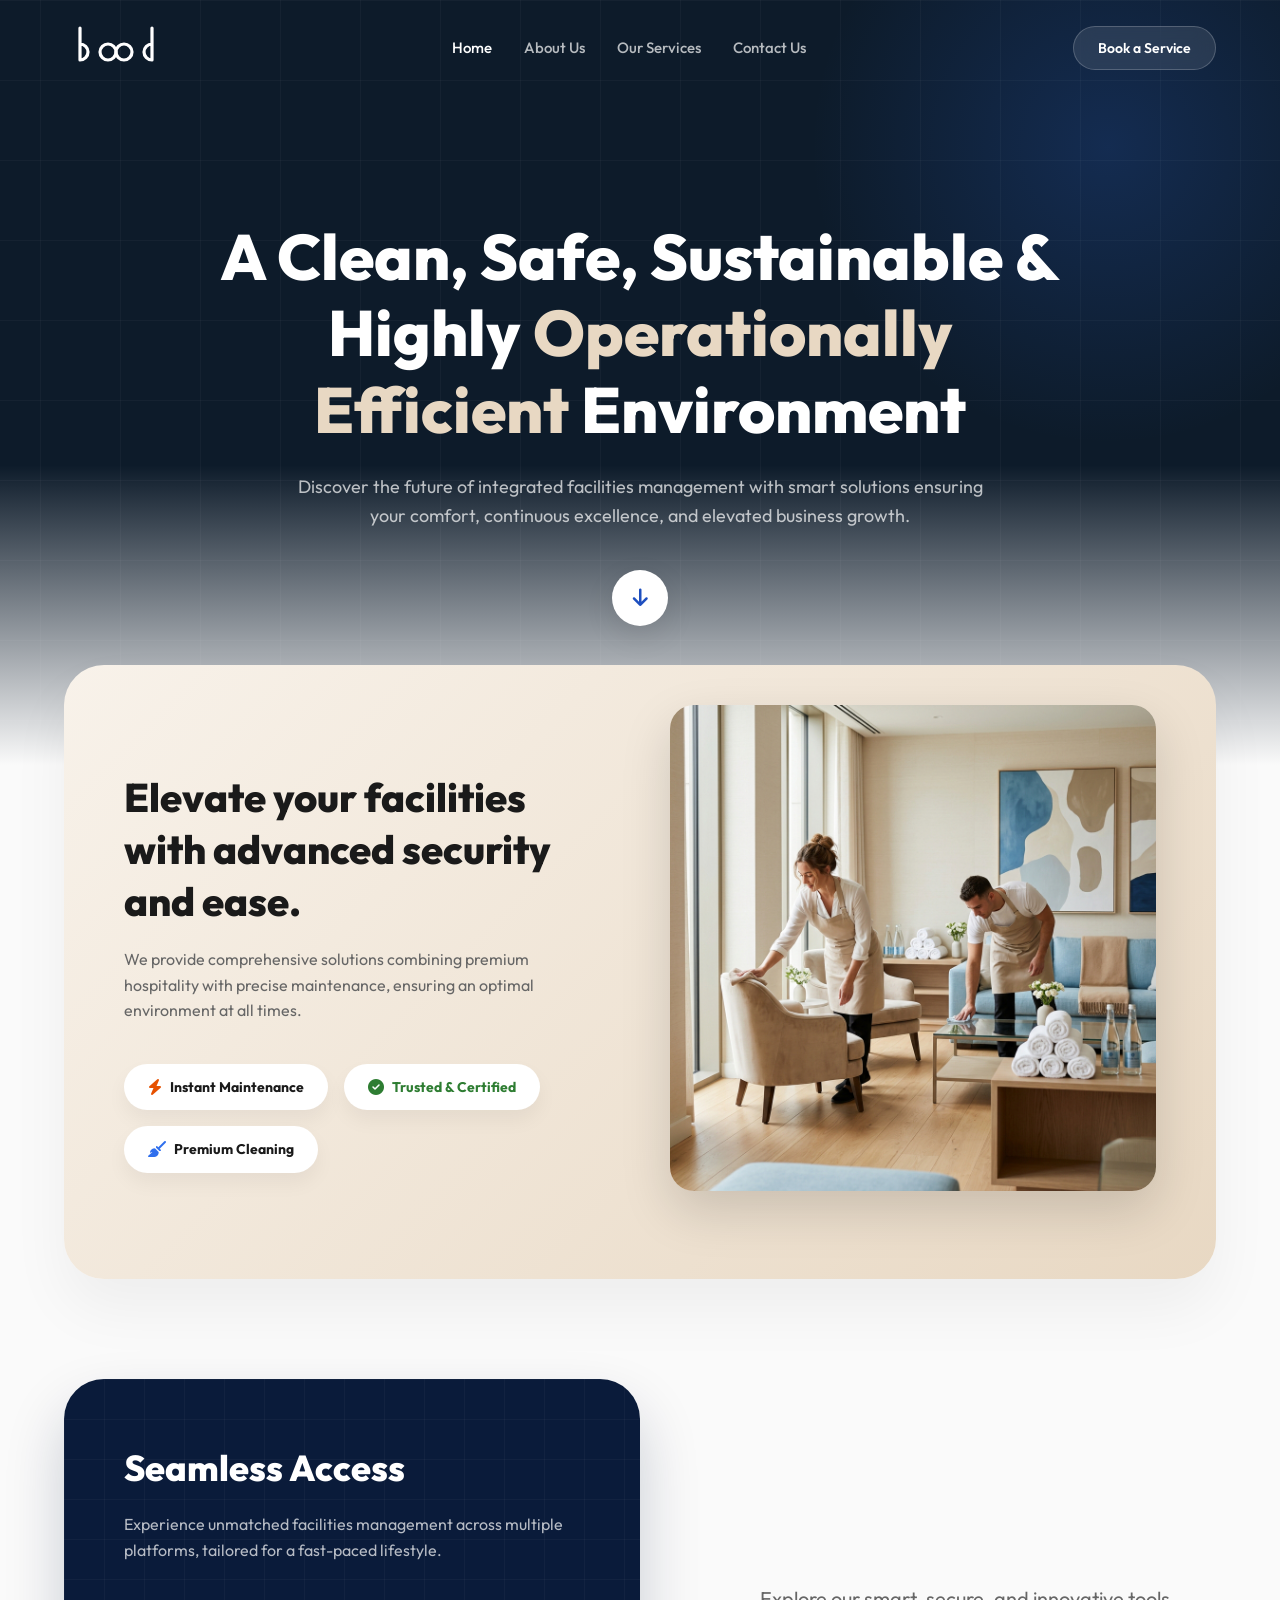
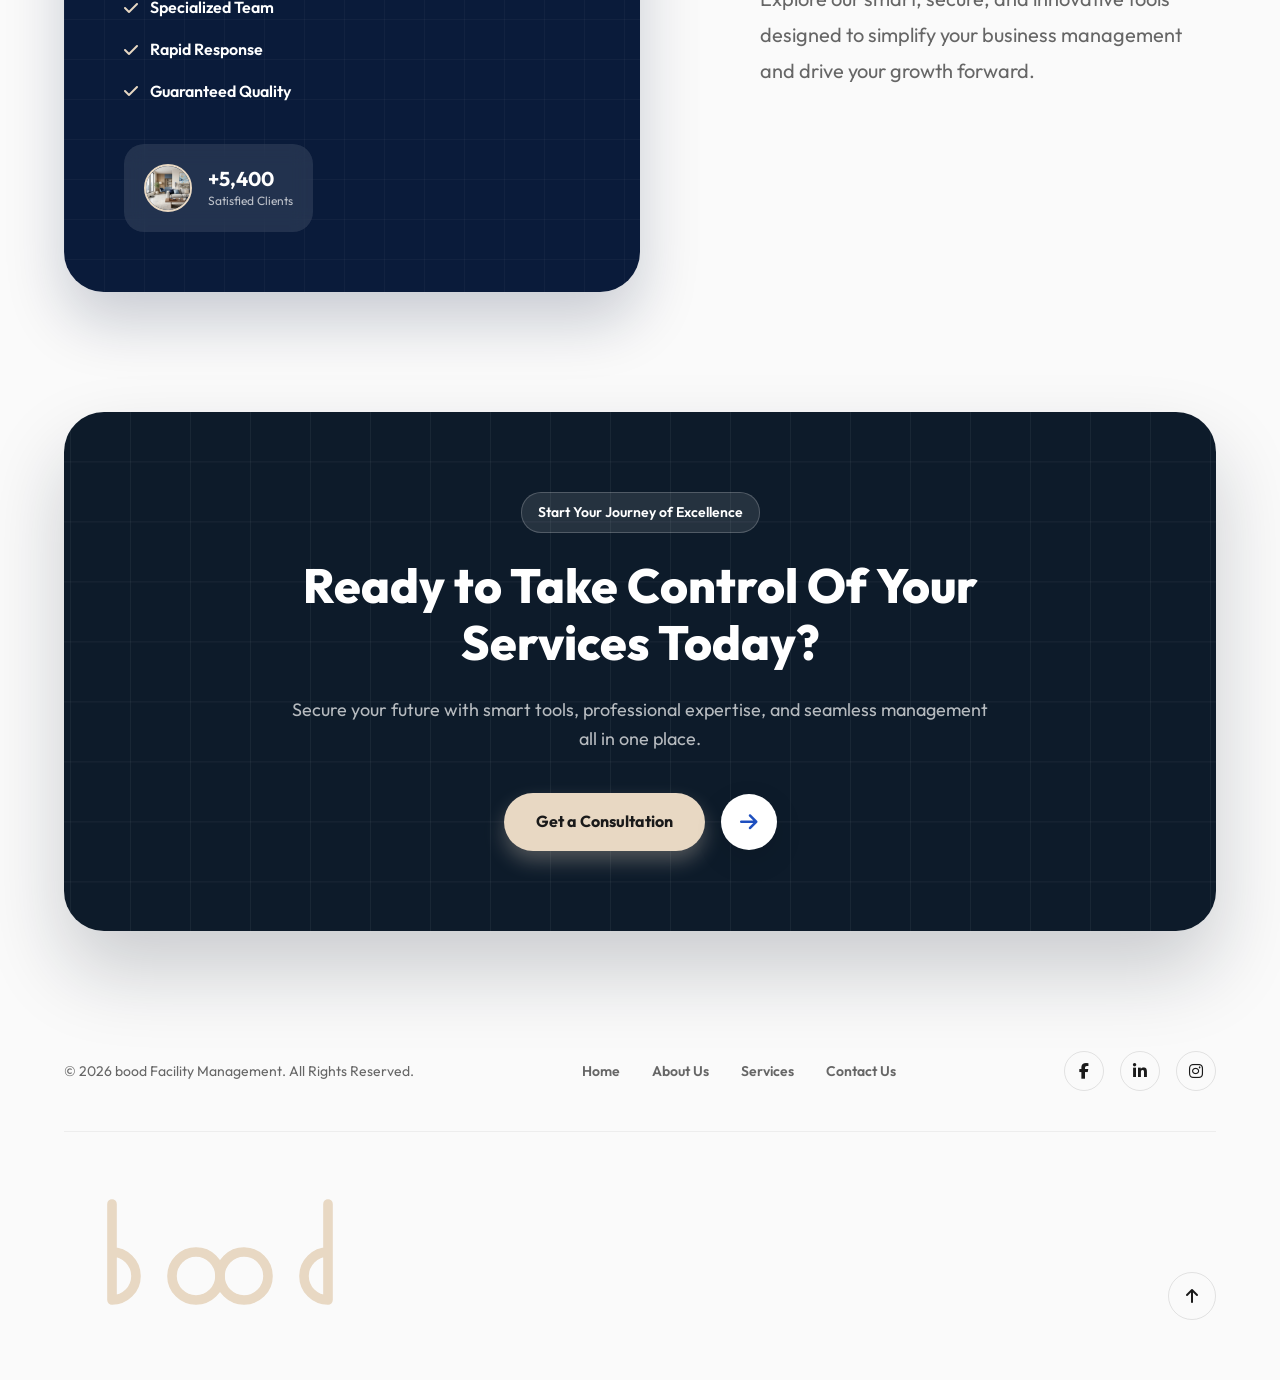
<file: index.html>
<!DOCTYPE html>
<html lang="en">
<head>
    <meta charset="UTF-8">
    <meta name="viewport" content="width=device-width, initial-scale=1.0">
    <title>bood - Integrated Facilities Management</title>
    <meta name="description" content="A Clean, Safe, Sustainable, & Highly Operationally Efficient Environment.">
    <link rel="stylesheet" href="style.css">
    <link rel="stylesheet" href="https://cdnjs.cloudflare.com/ajax/libs/font-awesome/6.4.0/css/all.min.css">
</head>
<body>

    <!-- Navbar -->
    <nav class="navbar">
        <div class="container nav-container">
            <a href="index.html" class="logo">
                <svg viewBox="0 0 150 50" fill="none" xmlns="http://www.w3.org/2000/svg">
                    <path d="M20 5 L20 45 M20 25 A 10 10 0 1 1 20 45" stroke="currentColor" stroke-width="4" stroke-linecap="round" fill="none"/>
                    <circle cx="55" cy="35" r="10" stroke="currentColor" stroke-width="4" fill="none" />
                    <circle cx="75" cy="35" r="10" stroke="currentColor" stroke-width="4" fill="none" />
                    <path d="M110 5 L110 45 M110 45 A 10 10 0 1 1 110 25" stroke="currentColor" stroke-width="4" stroke-linecap="round" fill="none"/>
                </svg>
            </a>
            <ul class="nav-links">
                <li><a href="index.html" class="active">Home</a></li>
                <li><a href="about.html">About Us</a></li>
                <li><a href="services.html">Our Services</a></li>
                <li><a href="contact.html">Contact Us</a></li>
            </ul>
            <a href="contact.html" class="btn-primary">Book a Service</a>
        </div>
    </nav>

    <!-- Hero Section -->
    <section class="hero">
        <div class="grid-bg"></div>
        <div class="container hero-content">
            <h1>A Clean, Safe, Sustainable & <br> Highly <span>Operationally Efficient</span> Environment</h1>
            <p>Discover the future of integrated facilities management with smart solutions ensuring your comfort, continuous excellence, and elevated business growth.</p>
            <div class="hero-actions">
                <a href="#features" class="icon-btn"><i class="fa-solid fa-arrow-down"></i></a>
            </div>
        </div>
        <div class="fade-bottom"></div>
    </section>

    <!-- Feature 1 (Beige Card) -->
    <section id="features" class="feature-section container">
        <div class="feature-card beige-card">
            <div class="feature-text">
                <h2>Elevate your facilities with advanced security and ease.</h2>
                <p>We provide comprehensive solutions combining premium hospitality with precise maintenance, ensuring an optimal environment at all times.</p>
                <div class="badges">
                    <span class="badge"><i class="fa-solid fa-bolt"></i> Instant Maintenance</span>
                    <span class="badge badge-green"><i class="fa-solid fa-check-circle"></i> Trusted & Certified</span>
                    <span class="badge"><i class="fa-solid fa-broom"></i> Premium Cleaning</span>
                </div>
            </div>
            <div class="feature-image-wrapper">
                <img src="assets/hospitality.png" alt="Hospitality Services" class="feature-image">
            </div>
        </div>
    </section>

    <!-- Feature 2 (Blue Card) -->
    <section class="feature-split container">
        <div class="feature-card blue-card">
            <h2>Seamless Access</h2>
            <p>Experience unmatched facilities management across multiple platforms, tailored for a fast-paced lifestyle.</p>
            <ul class="check-list">
                <li><i class="fa-solid fa-check"></i> Specialized Team</li>
                <li><i class="fa-solid fa-check"></i> Rapid Response</li>
                <li><i class="fa-solid fa-check"></i> Guaranteed Quality</li>
            </ul>
            <div class="stats">
                <div class="stat-item">
                    <img src="assets/maintenance.png" alt="Avatar" class="avatar">
                    <div class="stat-text">
                        <strong>+5,400</strong>
                        <span>Satisfied Clients</span>
                    </div>
                </div>
            </div>
        </div>
        <div class="feature-side-text">
            <p>Explore our smart, secure, and innovative tools designed to simplify your business management and drive your growth forward.</p>
        </div>
    </section>

    <!-- CTA Section -->
    <section class="cta-section container">
        <div class="cta-card">
            <div class="grid-bg-cta"></div>
            <div class="cta-content">
                <span class="cta-badge">Start Your Journey of Excellence</span>
                <h2>Ready to Take Control Of Your Services Today?</h2>
                <p>Secure your future with smart tools, professional expertise, and seamless management all in one place.</p>
                <div class="cta-actions">
                    <a href="contact.html" class="btn-beige">Get a Consultation</a>
                    <a href="contact.html" class="icon-btn white-btn"><i class="fa-solid fa-arrow-right"></i></a>
                </div>
            </div>
        </div>
    </section>

    <!-- Footer -->
    <footer class="footer container">
        <div class="footer-top">
            <p class="copyright">© 2026 bood Facility Management. All Rights Reserved.</p>
            <ul class="footer-links">
                <li><a href="index.html">Home</a></li>
                <li><a href="about.html">About Us</a></li>
                <li><a href="services.html">Services</a></li>
                <li><a href="contact.html">Contact Us</a></li>
            </ul>
            <div class="social-icons">
                <a href="#"><i class="fa-brands fa-facebook-f"></i></a>
                <a href="#"><i class="fa-brands fa-linkedin-in"></i></a>
                <a href="#"><i class="fa-brands fa-instagram"></i></a>
            </div>
        </div>
        <div class="footer-logo">
            <a href="index.html">
                <svg viewBox="0 0 150 50" fill="none" xmlns="http://www.w3.org/2000/svg">
                    <path d="M20 5 L20 45 M20 25 A 10 10 0 1 1 20 45" stroke="currentColor" stroke-width="4" stroke-linecap="round" fill="none"/>
                    <circle cx="55" cy="35" r="10" stroke="currentColor" stroke-width="4" fill="none" />
                    <circle cx="75" cy="35" r="10" stroke="currentColor" stroke-width="4" fill="none" />
                    <path d="M110 5 L110 45 M110 45 A 10 10 0 1 1 110 25" stroke="currentColor" stroke-width="4" stroke-linecap="round" fill="none"/>
                </svg>
            </a>
            <a href="#" class="scroll-top"><i class="fa-solid fa-arrow-up"></i></a>
        </div>
    </footer>

    <script src="script.js"></script>
</body>
</html>
</file>
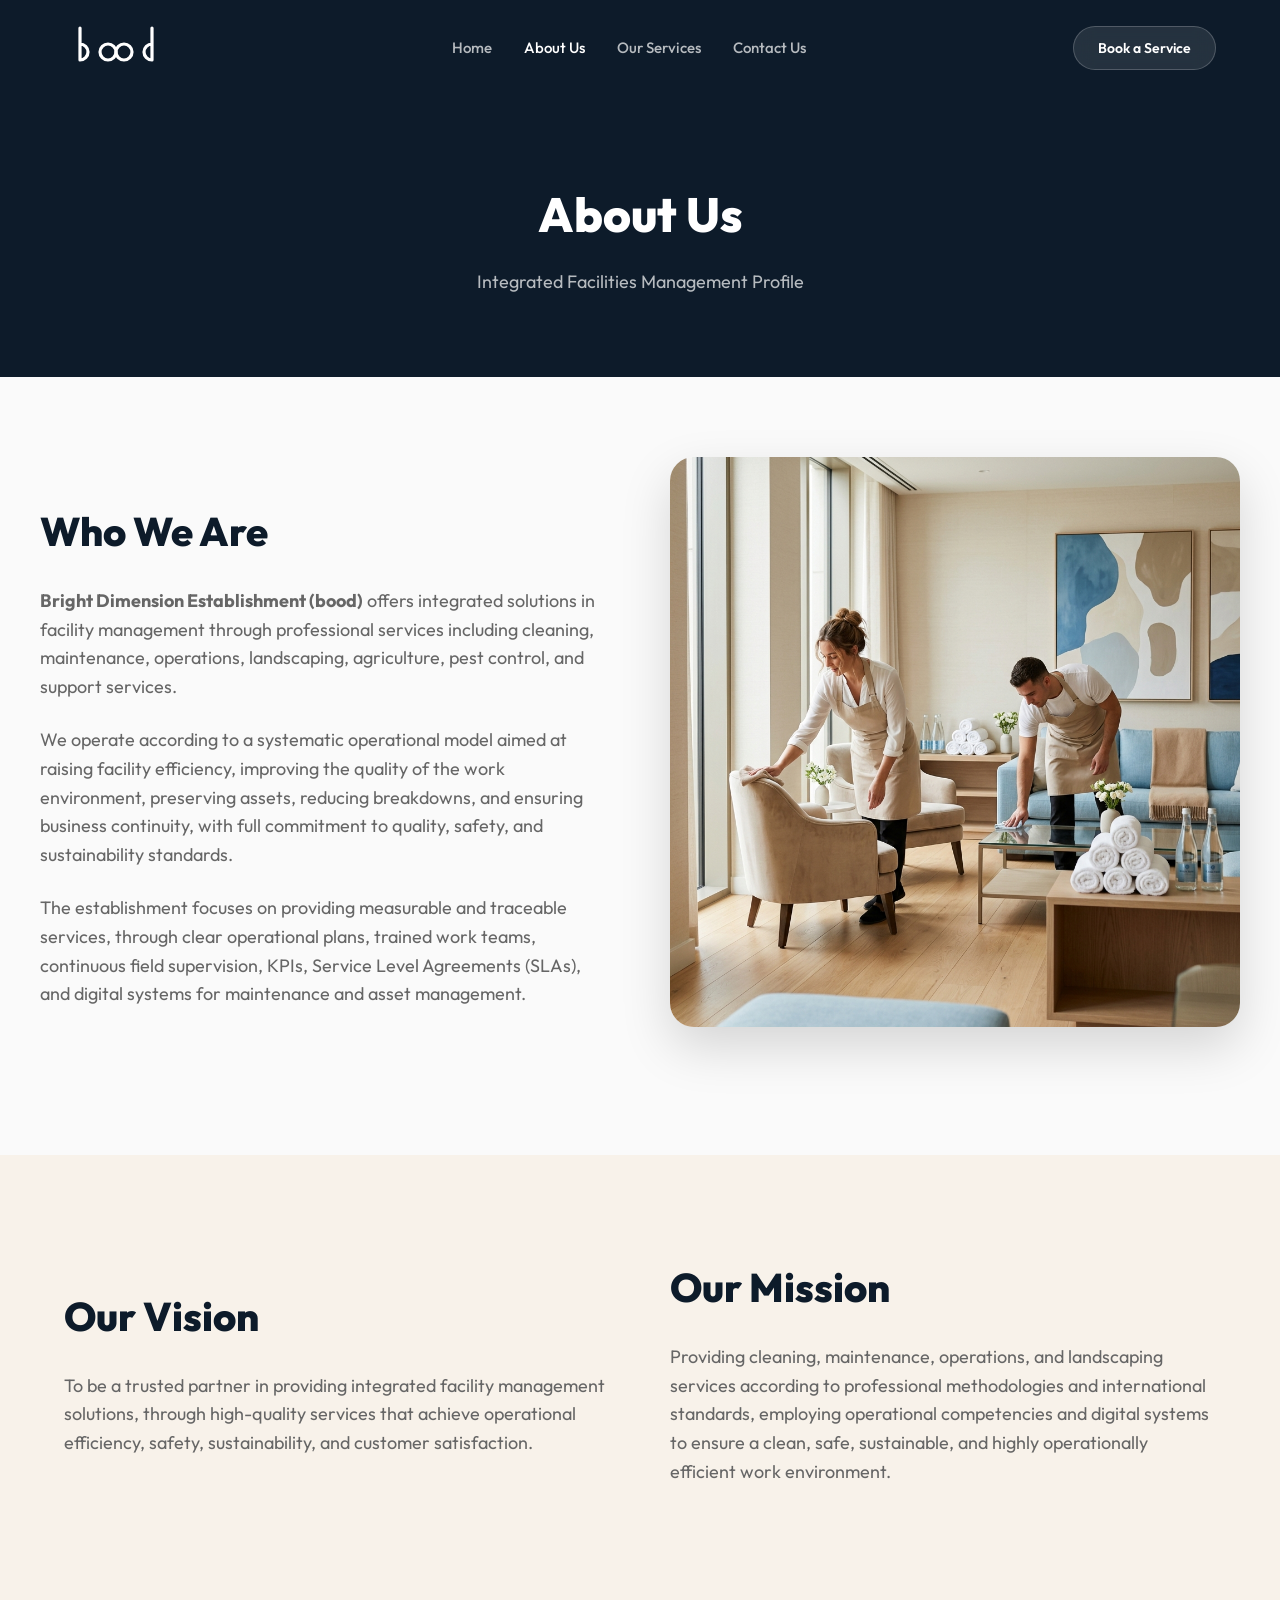
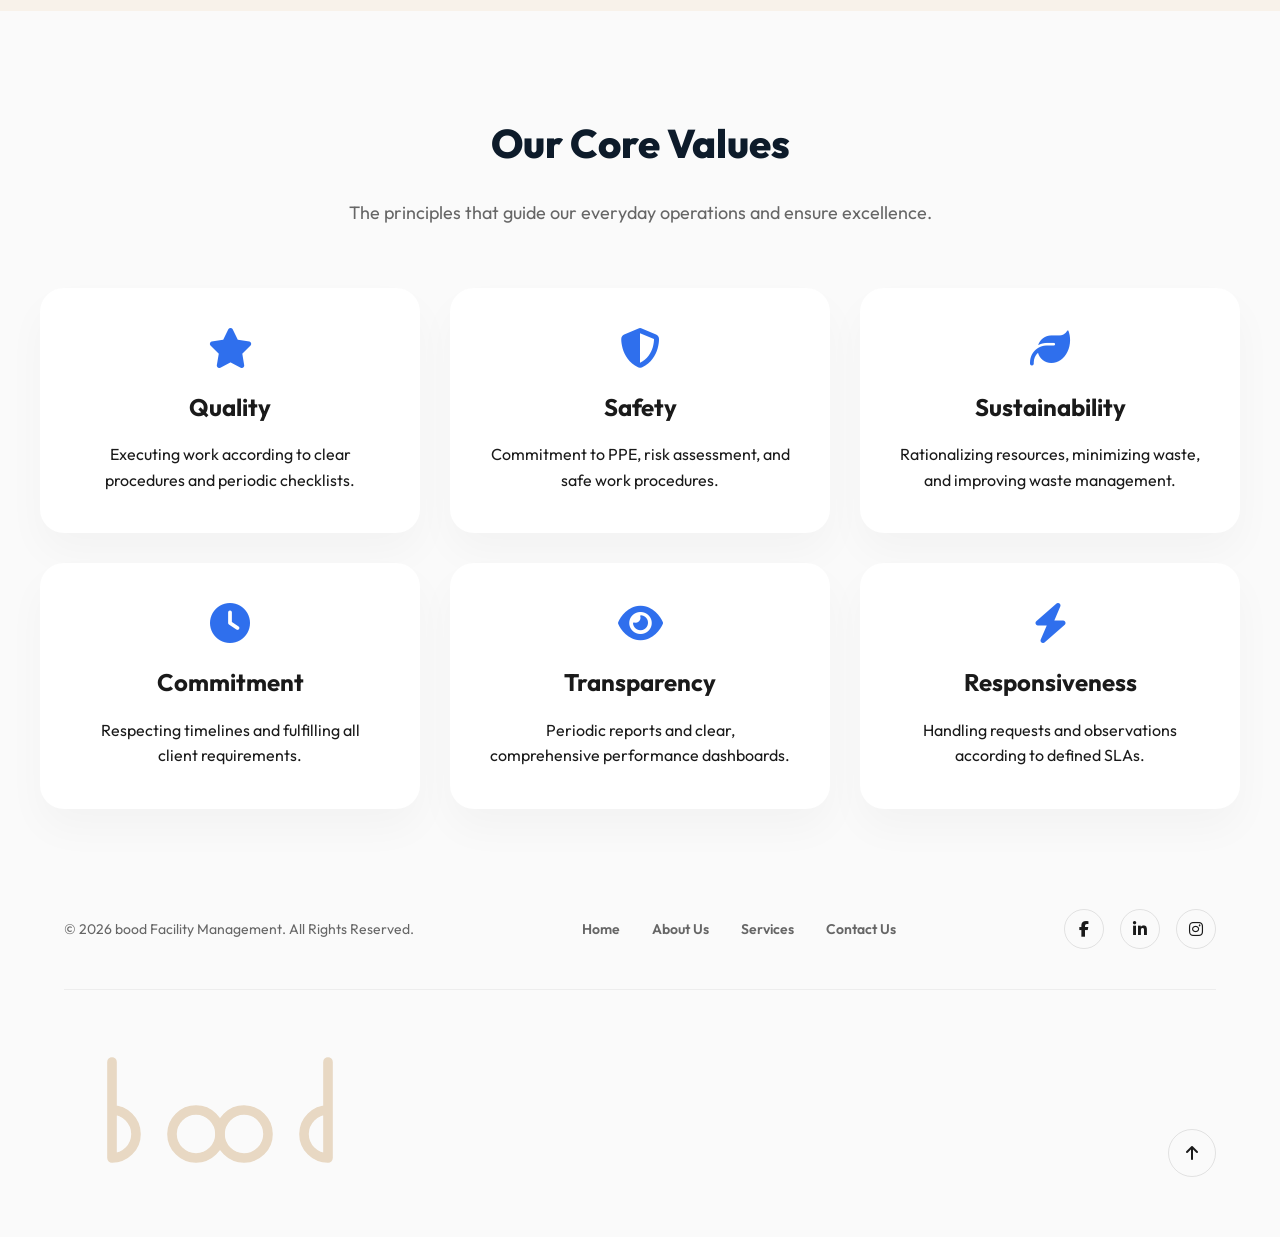
<file: about.html>
<!DOCTYPE html>
<html lang="en">
<head>
    <meta charset="UTF-8">
    <meta name="viewport" content="width=device-width, initial-scale=1.0">
    <title>About Us - bood Facility Management</title>
    <meta name="description" content="Learn about bood - Bright Dimension Facility Management.">
    <link rel="stylesheet" href="style.css">
    <link rel="stylesheet" href="https://cdnjs.cloudflare.com/ajax/libs/font-awesome/6.4.0/css/all.min.css">
</head>
<body>

    <!-- Navbar -->
    <nav class="navbar dark-nav">
        <div class="container nav-container">
            <a href="index.html" class="logo">
                <svg viewBox="0 0 150 50" fill="none" xmlns="http://www.w3.org/2000/svg">
                    <path d="M20 5 L20 45 M20 25 A 10 10 0 1 1 20 45" stroke="currentColor" stroke-width="4" stroke-linecap="round" fill="none"/>
                    <circle cx="55" cy="35" r="10" stroke="currentColor" stroke-width="4" fill="none" />
                    <circle cx="75" cy="35" r="10" stroke="currentColor" stroke-width="4" fill="none" />
                    <path d="M110 5 L110 45 M110 45 A 10 10 0 1 1 110 25" stroke="currentColor" stroke-width="4" stroke-linecap="round" fill="none"/>
                </svg>
            </a>
            <ul class="nav-links">
                <li><a href="index.html">Home</a></li>
                <li><a href="about.html" class="active">About Us</a></li>
                <li><a href="services.html">Our Services</a></li>
                <li><a href="contact.html">Contact Us</a></li>
            </ul>
            <a href="contact.html" class="btn-primary">Book a Service</a>
        </div>
    </nav>

    <!-- Page Header -->
    <header class="page-header">
        <div class="container">
            <h1>About Us</h1>
            <p>Integrated Facilities Management Profile</p>
        </div>
    </header>

    <!-- About Section -->
    <section class="section-padding container">
        <div class="grid-2">
            <div class="text-content">
                <h2>Who We Are</h2>
                <p><strong>Bright Dimension Establishment (bood)</strong> offers integrated solutions in facility management through professional services including cleaning, maintenance, operations, landscaping, agriculture, pest control, and support services.</p>
                <p>We operate according to a systematic operational model aimed at raising facility efficiency, improving the quality of the work environment, preserving assets, reducing breakdowns, and ensuring business continuity, with full commitment to quality, safety, and sustainability standards.</p>
                <p>The establishment focuses on providing measurable and traceable services, through clear operational plans, trained work teams, continuous field supervision, KPIs, Service Level Agreements (SLAs), and digital systems for maintenance and asset management.</p>
            </div>
            <div class="feature-image-wrapper">
                <img src="assets/hospitality.png" alt="About bood" class="feature-image">
            </div>
        </div>
    </section>

    <!-- Vision & Mission -->
    <section class="section-padding" style="background-color: var(--beige-100);">
        <div class="container grid-2">
            <div class="text-content">
                <h2>Our Vision</h2>
                <p>To be a trusted partner in providing integrated facility management solutions, through high-quality services that achieve operational efficiency, safety, sustainability, and customer satisfaction.</p>
            </div>
            <div class="text-content">
                <h2>Our Mission</h2>
                <p>Providing cleaning, maintenance, operations, and landscaping services according to professional methodologies and international standards, employing operational competencies and digital systems to ensure a clean, safe, sustainable, and highly operationally efficient work environment.</p>
            </div>
        </div>
    </section>

    <!-- Core Values -->
    <section class="section-padding container">
        <div class="text-content" style="text-align: center;">
            <h2>Our Core Values</h2>
            <p>The principles that guide our everyday operations and ensure excellence.</p>
        </div>
        <div class="values-grid">
            <div class="value-card">
                <i class="fa-solid fa-star"></i>
                <h3>Quality</h3>
                <p>Executing work according to clear procedures and periodic checklists.</p>
            </div>
            <div class="value-card">
                <i class="fa-solid fa-shield-halved"></i>
                <h3>Safety</h3>
                <p>Commitment to PPE, risk assessment, and safe work procedures.</p>
            </div>
            <div class="value-card">
                <i class="fa-solid fa-leaf"></i>
                <h3>Sustainability</h3>
                <p>Rationalizing resources, minimizing waste, and improving waste management.</p>
            </div>
            <div class="value-card">
                <i class="fa-solid fa-clock"></i>
                <h3>Commitment</h3>
                <p>Respecting timelines and fulfilling all client requirements.</p>
            </div>
            <div class="value-card">
                <i class="fa-solid fa-eye"></i>
                <h3>Transparency</h3>
                <p>Periodic reports and clear, comprehensive performance dashboards.</p>
            </div>
            <div class="value-card">
                <i class="fa-solid fa-bolt"></i>
                <h3>Responsiveness</h3>
                <p>Handling requests and observations according to defined SLAs.</p>
            </div>
        </div>
    </section>

    <!-- Footer -->
    <footer class="footer container">
        <div class="footer-top">
            <p class="copyright">© 2026 bood Facility Management. All Rights Reserved.</p>
            <ul class="footer-links">
                <li><a href="index.html">Home</a></li>
                <li><a href="about.html">About Us</a></li>
                <li><a href="services.html">Services</a></li>
                <li><a href="contact.html">Contact Us</a></li>
            </ul>
            <div class="social-icons">
                <a href="#"><i class="fa-brands fa-facebook-f"></i></a>
                <a href="#"><i class="fa-brands fa-linkedin-in"></i></a>
                <a href="#"><i class="fa-brands fa-instagram"></i></a>
            </div>
        </div>
        <div class="footer-logo">
            <a href="index.html">
                <svg viewBox="0 0 150 50" fill="none" xmlns="http://www.w3.org/2000/svg">
                    <path d="M20 5 L20 45 M20 25 A 10 10 0 1 1 20 45" stroke="currentColor" stroke-width="4" stroke-linecap="round" fill="none"/>
                    <circle cx="55" cy="35" r="10" stroke="currentColor" stroke-width="4" fill="none" />
                    <circle cx="75" cy="35" r="10" stroke="currentColor" stroke-width="4" fill="none" />
                    <path d="M110 5 L110 45 M110 45 A 10 10 0 1 1 110 25" stroke="currentColor" stroke-width="4" stroke-linecap="round" fill="none"/>
                </svg>
            </a>
            <a href="#" class="scroll-top"><i class="fa-solid fa-arrow-up"></i></a>
        </div>
    </footer>

    <script src="script.js"></script>
</body>
</html>
</file>
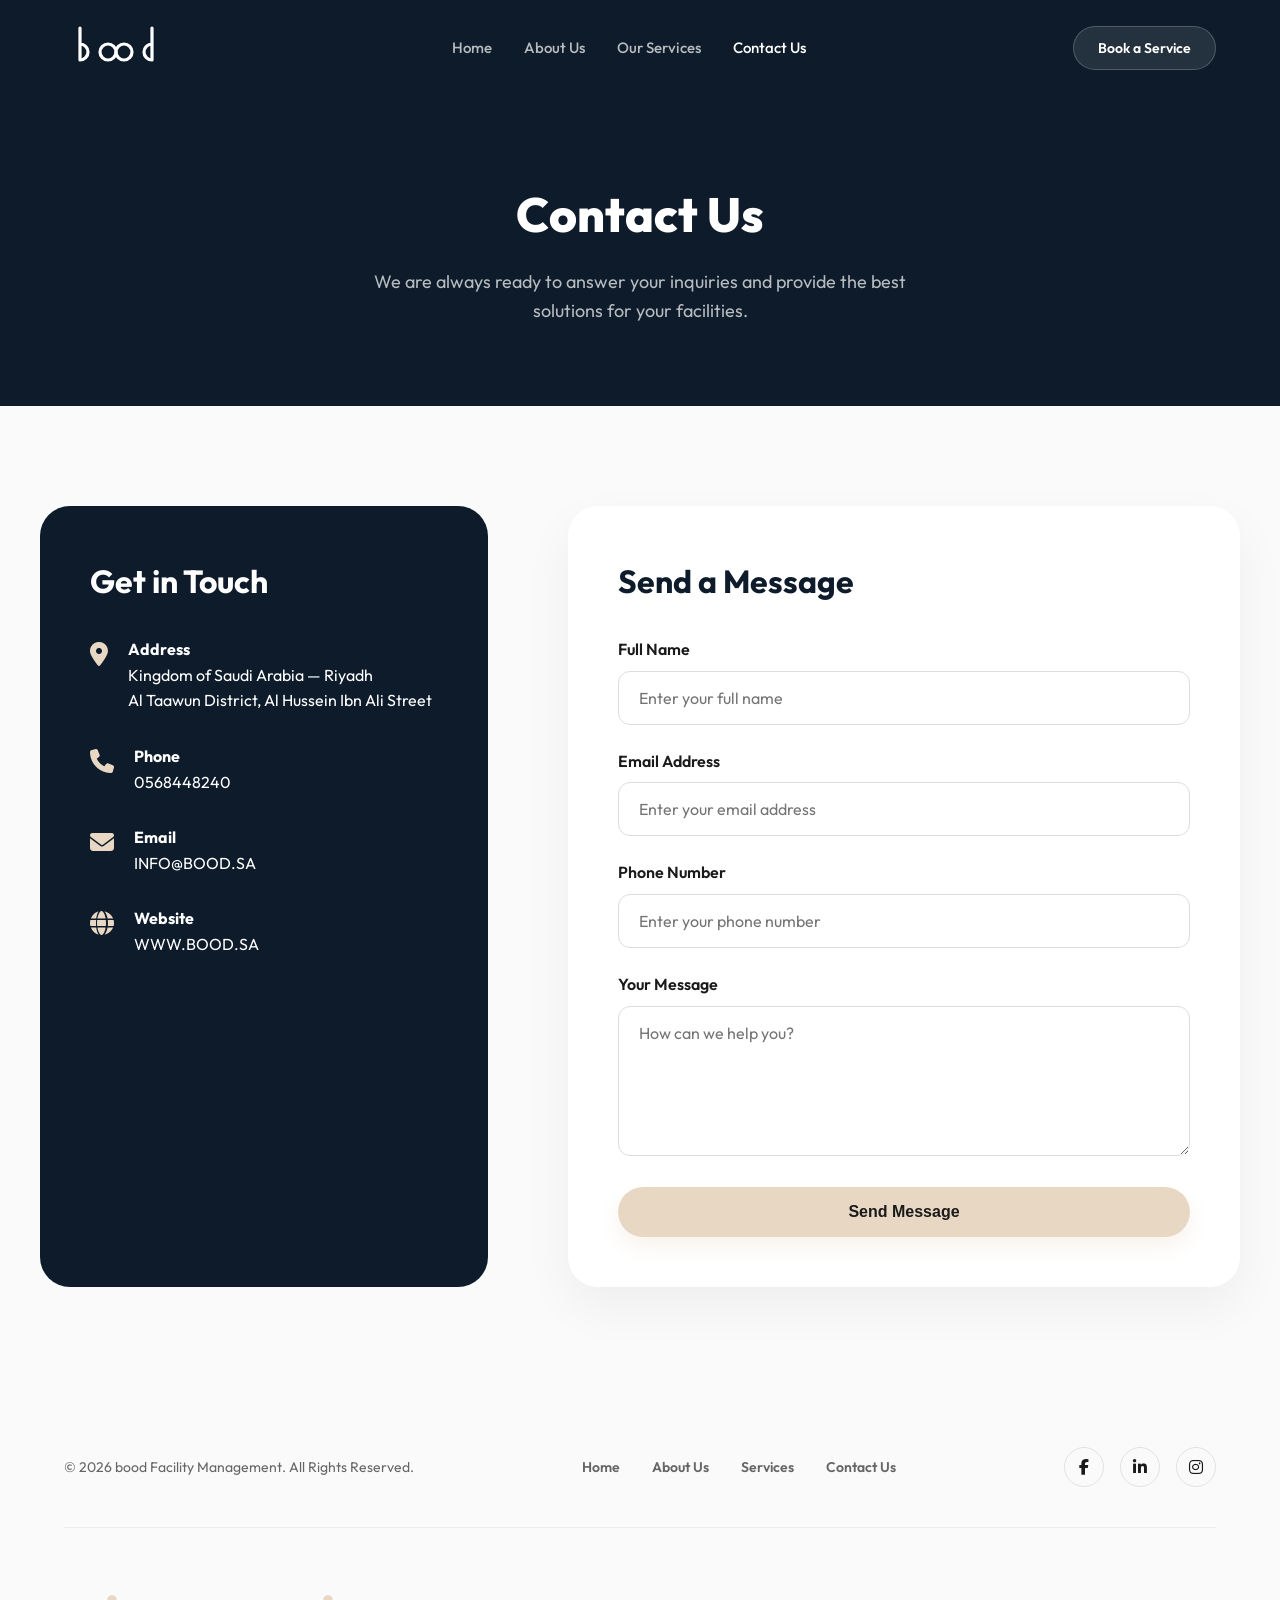
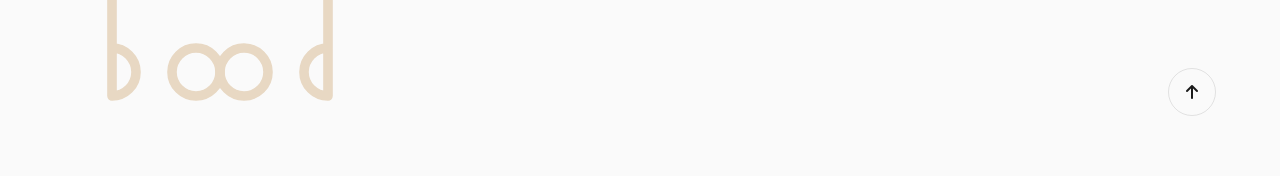
<file: contact.html>
<!DOCTYPE html>
<html lang="en">
<head>
    <meta charset="UTF-8">
    <meta name="viewport" content="width=device-width, initial-scale=1.0">
    <title>Contact Us - bood Facility Management</title>
    <meta name="description" content="Get in touch with bood - Bright Dimension Facility Management.">
    <link rel="stylesheet" href="style.css">
    <link rel="stylesheet" href="https://cdnjs.cloudflare.com/ajax/libs/font-awesome/6.4.0/css/all.min.css">
</head>
<body>

    <!-- Navbar -->
    <nav class="navbar dark-nav">
        <div class="container nav-container">
            <a href="index.html" class="logo">
                <svg viewBox="0 0 150 50" fill="none" xmlns="http://www.w3.org/2000/svg">
                    <path d="M20 5 L20 45 M20 25 A 10 10 0 1 1 20 45" stroke="currentColor" stroke-width="4" stroke-linecap="round" fill="none"/>
                    <circle cx="55" cy="35" r="10" stroke="currentColor" stroke-width="4" fill="none" />
                    <circle cx="75" cy="35" r="10" stroke="currentColor" stroke-width="4" fill="none" />
                    <path d="M110 5 L110 45 M110 45 A 10 10 0 1 1 110 25" stroke="currentColor" stroke-width="4" stroke-linecap="round" fill="none"/>
                </svg>
            </a>
            <ul class="nav-links">
                <li><a href="index.html">Home</a></li>
                <li><a href="about.html">About Us</a></li>
                <li><a href="services.html">Our Services</a></li>
                <li><a href="contact.html" class="active">Contact Us</a></li>
            </ul>
            <a href="contact.html" class="btn-primary">Book a Service</a>
        </div>
    </nav>

    <!-- Page Header -->
    <header class="page-header">
        <div class="container">
            <h1>Contact Us</h1>
            <p>We are always ready to answer your inquiries and provide the best solutions for your facilities.</p>
        </div>
    </header>

    <!-- Contact Section -->
    <section class="section-padding container">
        <div class="contact-grid">
            <div class="contact-info-card">
                <h3>Get in Touch</h3>
                <div class="info-item">
                    <i class="fa-solid fa-location-dot"></i>
                    <div>
                        <strong>Address</strong>
                        <p>Kingdom of Saudi Arabia — Riyadh<br>Al Taawun District, Al Hussein Ibn Ali Street</p>
                    </div>
                </div>
                <div class="info-item">
                    <i class="fa-solid fa-phone"></i>
                    <div>
                        <strong>Phone</strong>
                        <p>0568448240</p>
                    </div>
                </div>
                <div class="info-item">
                    <i class="fa-solid fa-envelope"></i>
                    <div>
                        <strong>Email</strong>
                        <p>INFO@BOOD.SA</p>
                    </div>
                </div>
                <div class="info-item">
                    <i class="fa-solid fa-globe"></i>
                    <div>
                        <strong>Website</strong>
                        <p>WWW.BOOD.SA</p>
                    </div>
                </div>
            </div>

            <div class="contact-form">
                <h3 style="font-size: 32px; margin-bottom: 30px; color: var(--blue-deep);">Send a Message</h3>
                <form action="#" method="POST">
                    <div class="form-group">
                        <label for="name">Full Name</label>
                        <input type="text" id="name" class="form-control" placeholder="Enter your full name" required>
                    </div>
                    <div class="form-group">
                        <label for="email">Email Address</label>
                        <input type="email" id="email" class="form-control" placeholder="Enter your email address" required>
                    </div>
                    <div class="form-group">
                        <label for="phone">Phone Number</label>
                        <input type="tel" id="phone" class="form-control" placeholder="Enter your phone number">
                    </div>
                    <div class="form-group">
                        <label for="message">Your Message</label>
                        <textarea id="message" class="form-control" placeholder="How can we help you?" required></textarea>
                    </div>
                    <button type="submit" class="btn-beige" style="border: none; cursor: pointer; width: 100%;">Send Message</button>
                </form>
            </div>
        </div>
    </section>

    <!-- Footer -->
    <footer class="footer container" style="margin-top: 60px;">
        <div class="footer-top">
            <p class="copyright">© 2026 bood Facility Management. All Rights Reserved.</p>
            <ul class="footer-links">
                <li><a href="index.html">Home</a></li>
                <li><a href="about.html">About Us</a></li>
                <li><a href="services.html">Services</a></li>
                <li><a href="contact.html">Contact Us</a></li>
            </ul>
            <div class="social-icons">
                <a href="#"><i class="fa-brands fa-facebook-f"></i></a>
                <a href="#"><i class="fa-brands fa-linkedin-in"></i></a>
                <a href="#"><i class="fa-brands fa-instagram"></i></a>
            </div>
        </div>
        <div class="footer-logo">
            <a href="index.html">
                <svg viewBox="0 0 150 50" fill="none" xmlns="http://www.w3.org/2000/svg">
                    <path d="M20 5 L20 45 M20 25 A 10 10 0 1 1 20 45" stroke="currentColor" stroke-width="4" stroke-linecap="round" fill="none"/>
                    <circle cx="55" cy="35" r="10" stroke="currentColor" stroke-width="4" fill="none" />
                    <circle cx="75" cy="35" r="10" stroke="currentColor" stroke-width="4" fill="none" />
                    <path d="M110 5 L110 45 M110 45 A 10 10 0 1 1 110 25" stroke="currentColor" stroke-width="4" stroke-linecap="round" fill="none"/>
                </svg>
            </a>
            <a href="#" class="scroll-top"><i class="fa-solid fa-arrow-up"></i></a>
        </div>
    </footer>

    <script src="script.js"></script>
</body>
</html>
</file>
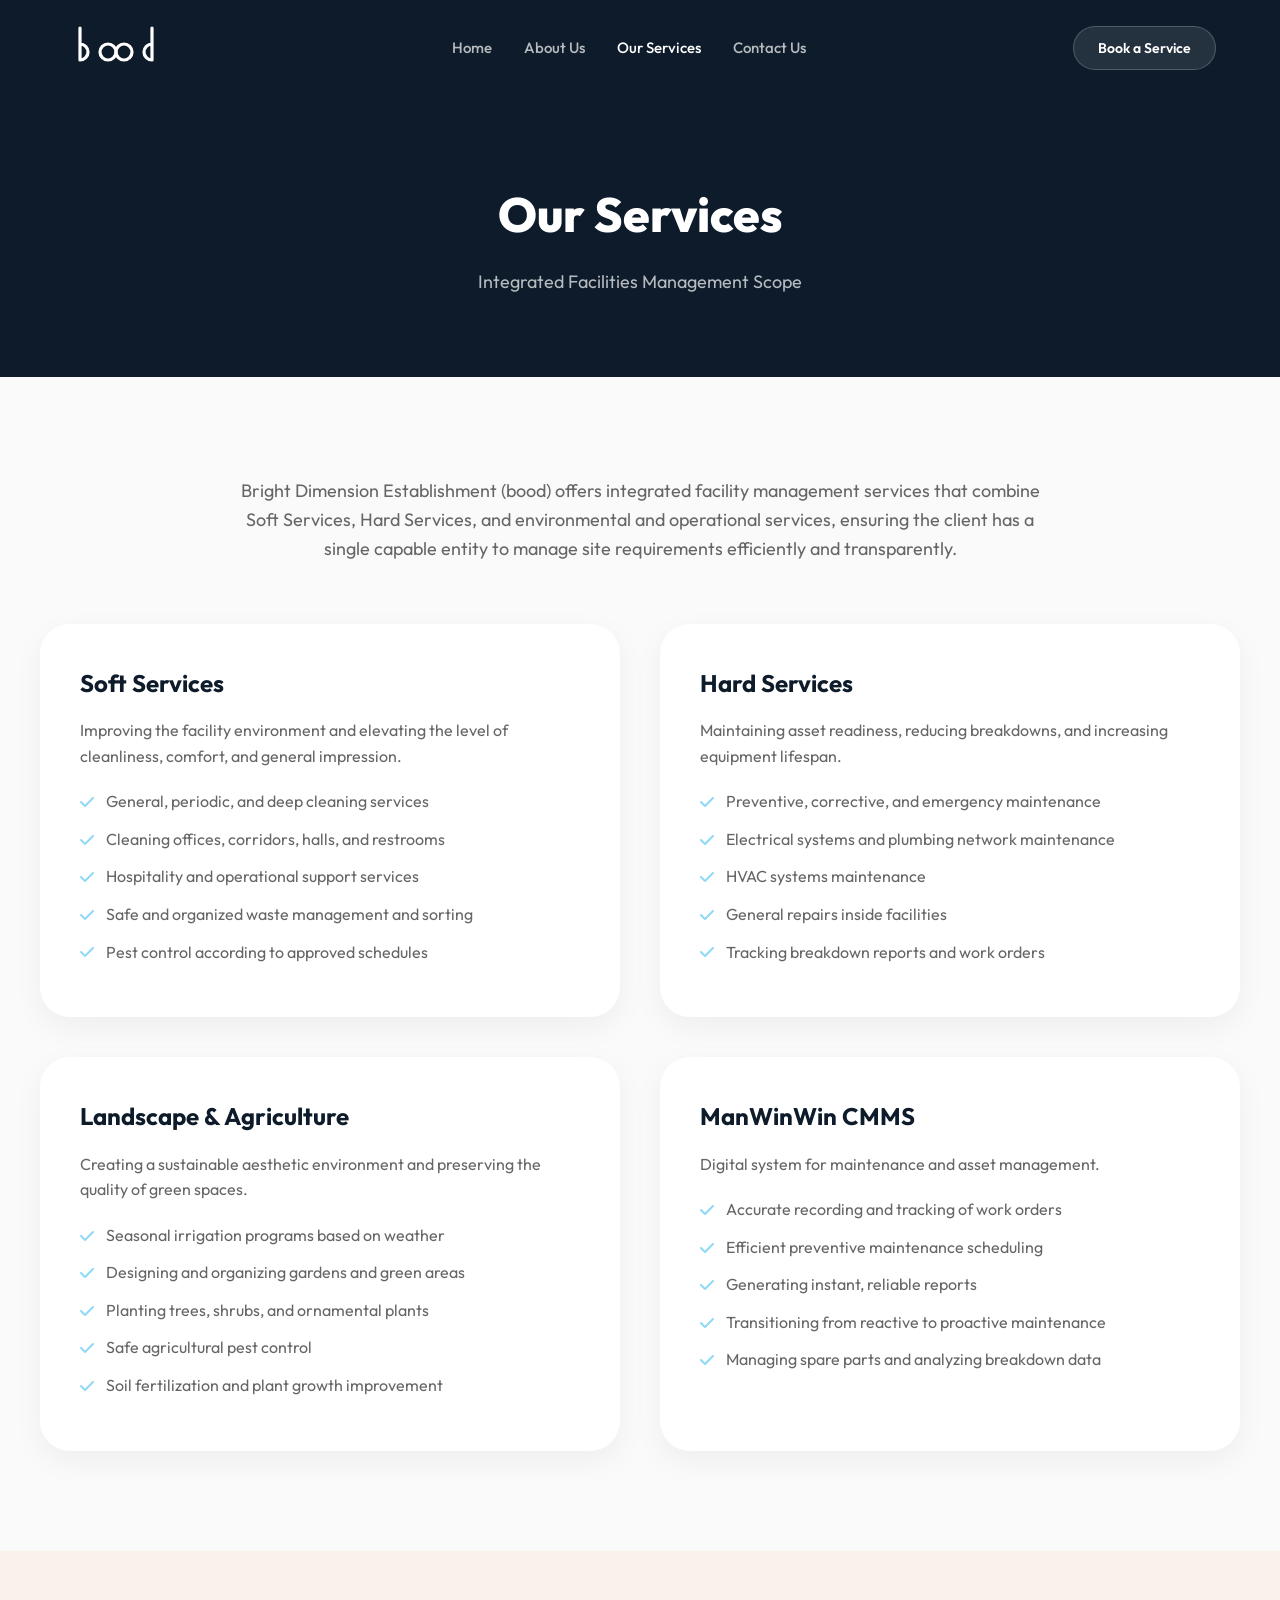
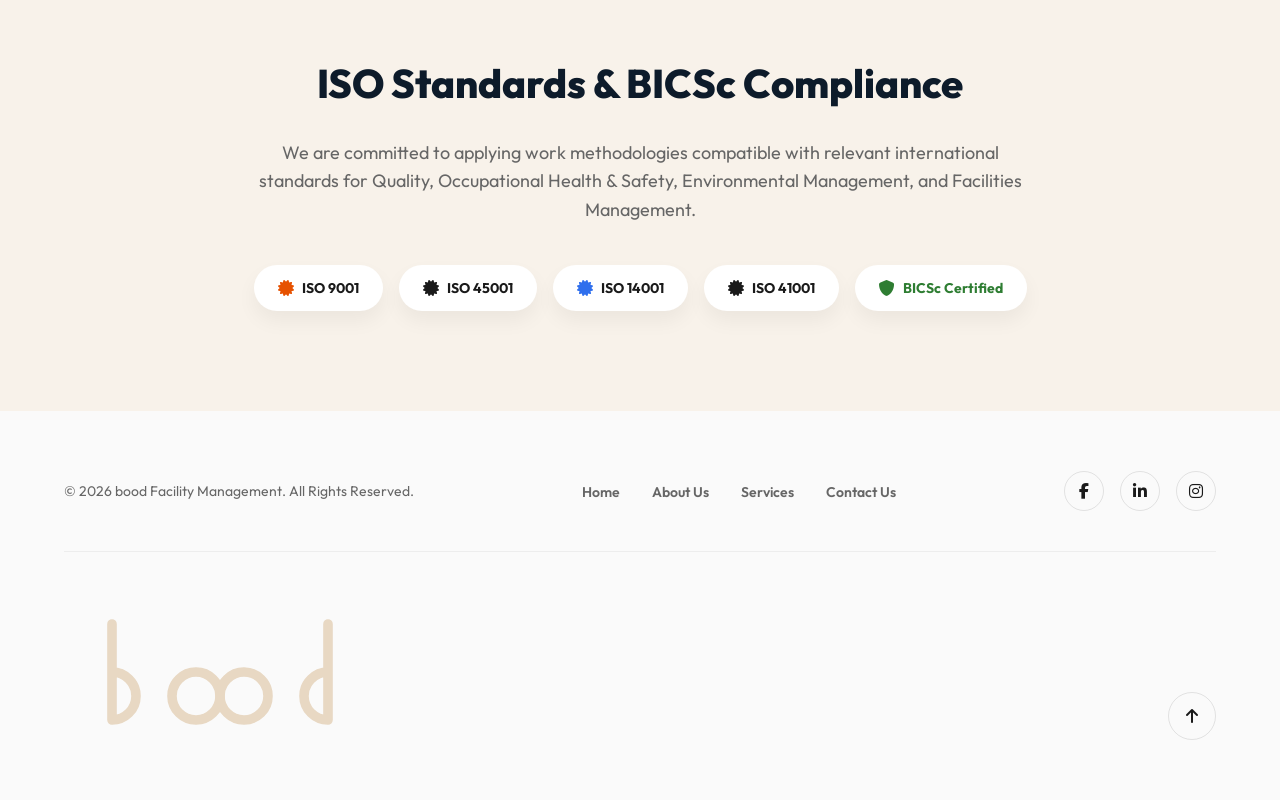
<file: services.html>
<!DOCTYPE html>
<html lang="en">
<head>
    <meta charset="UTF-8">
    <meta name="viewport" content="width=device-width, initial-scale=1.0">
    <title>Our Services - bood Facility Management</title>
    <meta name="description" content="Explore our integrated facility management services.">
    <link rel="stylesheet" href="style.css">
    <link rel="stylesheet" href="https://cdnjs.cloudflare.com/ajax/libs/font-awesome/6.4.0/css/all.min.css">
</head>
<body>

    <!-- Navbar -->
    <nav class="navbar dark-nav">
        <div class="container nav-container">
            <a href="index.html" class="logo">
                <svg viewBox="0 0 150 50" fill="none" xmlns="http://www.w3.org/2000/svg">
                    <path d="M20 5 L20 45 M20 25 A 10 10 0 1 1 20 45" stroke="currentColor" stroke-width="4" stroke-linecap="round" fill="none"/>
                    <circle cx="55" cy="35" r="10" stroke="currentColor" stroke-width="4" fill="none" />
                    <circle cx="75" cy="35" r="10" stroke="currentColor" stroke-width="4" fill="none" />
                    <path d="M110 5 L110 45 M110 45 A 10 10 0 1 1 110 25" stroke="currentColor" stroke-width="4" stroke-linecap="round" fill="none"/>
                </svg>
            </a>
            <ul class="nav-links">
                <li><a href="index.html">Home</a></li>
                <li><a href="about.html">About Us</a></li>
                <li><a href="services.html" class="active">Our Services</a></li>
                <li><a href="contact.html">Contact Us</a></li>
            </ul>
            <a href="contact.html" class="btn-primary">Book a Service</a>
        </div>
    </nav>

    <!-- Page Header -->
    <header class="page-header">
        <div class="container">
            <h1>Our Services</h1>
            <p>Integrated Facilities Management Scope</p>
        </div>
    </header>

    <!-- Intro Section -->
    <section class="section-padding container">
        <div class="text-content" style="text-align: center; max-width: 800px; margin: 0 auto 60px;">
            <p>Bright Dimension Establishment (bood) offers integrated facility management services that combine Soft Services, Hard Services, and environmental and operational services, ensuring the client has a single capable entity to manage site requirements efficiently and transparently.</p>
        </div>

        <div class="services-list">
            <!-- Soft Services -->
            <div class="service-item">
                <h3>Soft Services</h3>
                <p style="color: var(--text-muted); margin-bottom: 20px;">Improving the facility environment and elevating the level of cleanliness, comfort, and general impression.</p>
                <ul>
                    <li><i class="fa-solid fa-check"></i> General, periodic, and deep cleaning services</li>
                    <li><i class="fa-solid fa-check"></i> Cleaning offices, corridors, halls, and restrooms</li>
                    <li><i class="fa-solid fa-check"></i> Hospitality and operational support services</li>
                    <li><i class="fa-solid fa-check"></i> Safe and organized waste management and sorting</li>
                    <li><i class="fa-solid fa-check"></i> Pest control according to approved schedules</li>
                </ul>
            </div>

            <!-- Hard Services -->
            <div class="service-item">
                <h3>Hard Services</h3>
                <p style="color: var(--text-muted); margin-bottom: 20px;">Maintaining asset readiness, reducing breakdowns, and increasing equipment lifespan.</p>
                <ul>
                    <li><i class="fa-solid fa-check"></i> Preventive, corrective, and emergency maintenance</li>
                    <li><i class="fa-solid fa-check"></i> Electrical systems and plumbing network maintenance</li>
                    <li><i class="fa-solid fa-check"></i> HVAC systems maintenance</li>
                    <li><i class="fa-solid fa-check"></i> General repairs inside facilities</li>
                    <li><i class="fa-solid fa-check"></i> Tracking breakdown reports and work orders</li>
                </ul>
            </div>

            <!-- Landscape & Agriculture -->
            <div class="service-item">
                <h3>Landscape & Agriculture</h3>
                <p style="color: var(--text-muted); margin-bottom: 20px;">Creating a sustainable aesthetic environment and preserving the quality of green spaces.</p>
                <ul>
                    <li><i class="fa-solid fa-check"></i> Seasonal irrigation programs based on weather</li>
                    <li><i class="fa-solid fa-check"></i> Designing and organizing gardens and green areas</li>
                    <li><i class="fa-solid fa-check"></i> Planting trees, shrubs, and ornamental plants</li>
                    <li><i class="fa-solid fa-check"></i> Safe agricultural pest control</li>
                    <li><i class="fa-solid fa-check"></i> Soil fertilization and plant growth improvement</li>
                </ul>
            </div>

            <!-- Maintenance Management System -->
            <div class="service-item">
                <h3>ManWinWin CMMS</h3>
                <p style="color: var(--text-muted); margin-bottom: 20px;">Digital system for maintenance and asset management.</p>
                <ul>
                    <li><i class="fa-solid fa-check"></i> Accurate recording and tracking of work orders</li>
                    <li><i class="fa-solid fa-check"></i> Efficient preventive maintenance scheduling</li>
                    <li><i class="fa-solid fa-check"></i> Generating instant, reliable reports</li>
                    <li><i class="fa-solid fa-check"></i> Transitioning from reactive to proactive maintenance</li>
                    <li><i class="fa-solid fa-check"></i> Managing spare parts and analyzing breakdown data</li>
                </ul>
            </div>
        </div>
    </section>

    <!-- Standards & Compliance -->
    <section class="section-padding" style="background-color: var(--beige-100);">
        <div class="container text-content" style="text-align: center;">
            <h2>ISO Standards & BICSc Compliance</h2>
            <p style="max-width: 800px; margin: 0 auto 40px;">We are committed to applying work methodologies compatible with relevant international standards for Quality, Occupational Health & Safety, Environmental Management, and Facilities Management.</p>
            <div class="badges" style="justify-content: center;">
                <span class="badge"><i class="fa-solid fa-certificate"></i> ISO 9001</span>
                <span class="badge"><i class="fa-solid fa-certificate"></i> ISO 45001</span>
                <span class="badge"><i class="fa-solid fa-certificate"></i> ISO 14001</span>
                <span class="badge"><i class="fa-solid fa-certificate"></i> ISO 41001</span>
                <span class="badge badge-green"><i class="fa-solid fa-shield"></i> BICSc Certified</span>
            </div>
        </div>
    </section>

    <!-- Footer -->
    <footer class="footer container" style="margin-top: 60px;">
        <div class="footer-top">
            <p class="copyright">© 2026 bood Facility Management. All Rights Reserved.</p>
            <ul class="footer-links">
                <li><a href="index.html">Home</a></li>
                <li><a href="about.html">About Us</a></li>
                <li><a href="services.html">Services</a></li>
                <li><a href="contact.html">Contact Us</a></li>
            </ul>
            <div class="social-icons">
                <a href="#"><i class="fa-brands fa-facebook-f"></i></a>
                <a href="#"><i class="fa-brands fa-linkedin-in"></i></a>
                <a href="#"><i class="fa-brands fa-instagram"></i></a>
            </div>
        </div>
        <div class="footer-logo">
            <a href="index.html">
                <svg viewBox="0 0 150 50" fill="none" xmlns="http://www.w3.org/2000/svg">
                    <path d="M20 5 L20 45 M20 25 A 10 10 0 1 1 20 45" stroke="currentColor" stroke-width="4" stroke-linecap="round" fill="none"/>
                    <circle cx="55" cy="35" r="10" stroke="currentColor" stroke-width="4" fill="none" />
                    <circle cx="75" cy="35" r="10" stroke="currentColor" stroke-width="4" fill="none" />
                    <path d="M110 5 L110 45 M110 45 A 10 10 0 1 1 110 25" stroke="currentColor" stroke-width="4" stroke-linecap="round" fill="none"/>
                </svg>
            </a>
            <a href="#" class="scroll-top"><i class="fa-solid fa-arrow-up"></i></a>
        </div>
    </footer>

    <script src="script.js"></script>
</body>
</html>
</file>
<file: style.css>
@import url('https://fonts.googleapis.com/css2?family=Outfit:wght@300;400;500;600;700;800&display=swap');

:root {
    /* Colors */
    --beige-100: #F8F2EA;
    --beige-200: #E8D8C3;
    --beige-300: #D9C2A3;
    
    --sky-100: #EAF7FD;
    --sky-200: #CBEFFF;
    --sky-300: #8ED8F8;
    
    --blue-primary: #2F6FED;
    --blue-dark: #1E4FBF;
    --blue-deep: #0D1B2A; 
    --blue-card: #0A1B3A;

    --text-dark: #1A1A1A;
    --text-light: #FFFFFF;
    --text-muted: #666666;
    
    --bg-light: #FAFAFA;
}

* {
    margin: 0;
    padding: 0;
    box-sizing: border-box;
}

body {
    font-family: 'Outfit', sans-serif;
    background-color: var(--bg-light);
    color: var(--text-dark);
    line-height: 1.6;
    overflow-x: hidden;
}

a {
    text-decoration: none;
    color: inherit;
    transition: all 0.3s ease;
}

ul {
    list-style: none;
}

.container {
    max-width: 1200px;
    margin: 0 auto;
    padding: 0 24px;
}

/* Navbar */
.navbar {
    position: absolute;
    top: 0;
    left: 0;
    width: 100%;
    z-index: 100;
    padding: 24px 0;
}

.navbar.dark-nav {
    position: static;
    background-color: var(--blue-deep);
}

.nav-container {
    display: flex;
    justify-content: space-between;
    align-items: center;
}

.logo svg {
    color: var(--text-light);
    height: 40px;
    width: auto;
}

.nav-links {
    display: flex;
    gap: 32px;
}

.nav-links a {
    color: rgba(255, 255, 255, 0.7);
    font-size: 15px;
    font-weight: 500;
}

.nav-links a:hover, .nav-links a.active {
    color: var(--text-light);
}

.btn-primary {
    background: rgba(255, 255, 255, 0.1);
    backdrop-filter: blur(10px);
    border: 1px solid rgba(255, 255, 255, 0.2);
    color: var(--text-light);
    padding: 10px 24px;
    border-radius: 30px;
    font-weight: 600;
    font-size: 14px;
    transition: all 0.3s ease;
}

.btn-primary:hover {
    background: var(--blue-primary);
    border-color: var(--blue-primary);
    transform: translateY(-2px);
    box-shadow: 0 8px 20px rgba(47, 111, 237, 0.3);
}

/* Page Header (for inner pages) */
.page-header {
    background-color: var(--blue-deep);
    padding: 80px 0;
    text-align: center;
    color: var(--text-light);
    position: relative;
}

.page-header h1 {
    font-size: 48px;
    font-weight: 800;
    margin-bottom: 16px;
}

.page-header p {
    color: rgba(255, 255, 255, 0.7);
    font-size: 18px;
    max-width: 600px;
    margin: 0 auto;
}

/* Hero Section */
.hero {
    position: relative;
    background-color: var(--blue-deep);
    min-height: 85vh;
    display: flex;
    align-items: center;
    justify-content: center;
    text-align: center;
    overflow: hidden;
    padding-top: 80px;
}

.grid-bg {
    position: absolute;
    top: 0;
    left: 0;
    width: 100%;
    height: 100%;
    background-image: 
        linear-gradient(rgba(255, 255, 255, 0.03) 1px, transparent 1px),
        linear-gradient(90deg, rgba(255, 255, 255, 0.03) 1px, transparent 1px);
    background-size: 80px 80px;
    background-position: center top;
    z-index: 1;
}

.hero::before {
    content: '';
    position: absolute;
    top: -20%;
    right: -10%;
    width: 600px;
    height: 600px;
    background: radial-gradient(circle, rgba(47,111,237,0.2) 0%, transparent 70%);
    z-index: 1;
}

.hero-content {
    position: relative;
    z-index: 10;
    max-width: 900px;
}

.hero-content h1 {
    color: var(--text-light);
    font-size: 64px;
    font-weight: 800;
    line-height: 1.2;
    margin-bottom: 24px;
    animation: fadeInUp 1s ease;
}

.hero-content h1 span {
    color: var(--beige-200);
}

.hero-content p {
    color: rgba(255, 255, 255, 0.7);
    font-size: 18px;
    max-width: 700px;
    margin: 0 auto 40px;
    animation: fadeInUp 1.2s ease;
}

.icon-btn {
    display: inline-flex;
    align-items: center;
    justify-content: center;
    width: 56px;
    height: 56px;
    background: var(--text-light);
    color: var(--blue-dark);
    border-radius: 50%;
    font-size: 20px;
    box-shadow: 0 10px 30px rgba(0, 0, 0, 0.1);
    transition: all 0.3s ease;
    animation: fadeInUp 1.4s ease;
}

.icon-btn:hover {
    transform: translateY(-5px) scale(1.05);
    box-shadow: 0 15px 40px rgba(0, 0, 0, 0.2);
}

.fade-bottom {
    position: absolute;
    bottom: 0;
    left: 0;
    width: 100%;
    height: 300px;
    background: linear-gradient(to top, var(--bg-light) 0%, transparent 100%);
    z-index: 2;
}

/* Feature 1 (Beige Card) */
.feature-section {
    position: relative;
    z-index: 10;
    margin-top: -100px;
    margin-bottom: 100px;
}

.beige-card {
    background: linear-gradient(135deg, var(--beige-100), var(--beige-200));
    border-radius: 40px;
    padding: 60px;
    display: flex;
    align-items: center;
    justify-content: space-between;
    box-shadow: 0 30px 60px rgba(0, 0, 0, 0.05);
    gap: 60px;
}

.feature-text {
    flex: 1;
}

.feature-text h2 {
    font-size: 40px;
    font-weight: 800;
    color: var(--text-dark);
    line-height: 1.3;
    margin-bottom: 20px;
}

.feature-text p {
    color: var(--text-muted);
    font-size: 16px;
    margin-bottom: 40px;
    max-width: 450px;
}

.badges {
    display: flex;
    flex-wrap: wrap;
    gap: 16px;
}

.badge {
    background: var(--text-light);
    padding: 12px 24px;
    border-radius: 30px;
    font-size: 14px;
    font-weight: 700;
    display: inline-flex;
    align-items: center;
    gap: 8px;
    box-shadow: 0 10px 20px rgba(0, 0, 0, 0.05);
    color: var(--text-dark);
}

.badge-green {
    color: #2E7D32;
}

.badge i {
    font-size: 16px;
}
.badge:nth-child(1) i { color: #E65100; }
.badge:nth-child(3) i { color: var(--blue-primary); }

.feature-image-wrapper {
    flex: 1;
    position: relative;
}

.feature-image {
    width: 100%;
    border-radius: 24px;
    box-shadow: 0 20px 50px rgba(0, 0, 0, 0.15);
    transform: translateY(-20px);
    transition: transform 0.5s ease;
}

.feature-image:hover {
    transform: translateY(-30px);
}

/* Feature 2 (Blue Card Split) */
.feature-split {
    display: flex;
    align-items: center;
    gap: 80px;
    margin-bottom: 120px;
}

.blue-card {
    background: var(--blue-card);
    color: var(--text-light);
    border-radius: 40px;
    padding: 60px;
    flex: 1;
    box-shadow: 0 30px 60px rgba(10, 27, 58, 0.2);
    position: relative;
    overflow: hidden;
}

.blue-card::before {
    content: '';
    position: absolute;
    top: 0; left: 0; width: 100%; height: 100%;
    background-image: linear-gradient(rgba(255, 255, 255, 0.03) 1px, transparent 1px),
                      linear-gradient(90deg, rgba(255, 255, 255, 0.03) 1px, transparent 1px);
    background-size: 40px 40px;
    z-index: 1;
}

.blue-card > * {
    position: relative;
    z-index: 2;
}

.blue-card h2 {
    font-size: 36px;
    font-weight: 800;
    margin-bottom: 16px;
}

.blue-card p {
    color: rgba(255, 255, 255, 0.7);
    margin-bottom: 32px;
}

.check-list {
    margin-bottom: 40px;
}

.check-list li {
    display: flex;
    align-items: center;
    gap: 12px;
    margin-bottom: 16px;
    font-weight: 600;
}

.check-list i {
    color: var(--beige-200);
}

.stats {
    background: rgba(255, 255, 255, 0.1);
    backdrop-filter: blur(10px);
    border-radius: 20px;
    padding: 20px;
    display: inline-flex;
}

.stat-item {
    display: flex;
    align-items: center;
    gap: 16px;
}

.avatar {
    width: 48px;
    height: 48px;
    border-radius: 50%;
    object-fit: cover;
    border: 2px solid var(--beige-200);
}

.stat-text {
    display: flex;
    flex-direction: column;
}

.stat-text strong {
    font-size: 20px;
    line-height: 1.2;
}

.stat-text span {
    font-size: 12px;
    color: rgba(255, 255, 255, 0.7);
}

.feature-side-text {
    flex: 1;
    padding-left: 40px;
}

.feature-side-text p {
    font-size: 20px;
    color: var(--text-muted);
    line-height: 1.8;
}

/* CTA Section */
.cta-section {
    margin-bottom: 120px;
}

.cta-card {
    background: var(--blue-deep);
    border-radius: 40px;
    padding: 80px 40px;
    text-align: center;
    position: relative;
    overflow: hidden;
    box-shadow: 0 40px 80px rgba(13, 27, 42, 0.2);
}

.grid-bg-cta {
    position: absolute;
    top: 0;
    left: 0;
    width: 100%;
    height: 100%;
    background-image: 
        linear-gradient(rgba(255, 255, 255, 0.05) 1px, transparent 1px),
        linear-gradient(90deg, rgba(255, 255, 255, 0.05) 1px, transparent 1px);
    background-size: 60px 60px;
    background-position: center;
    z-index: 1;
}

.cta-content {
    position: relative;
    z-index: 2;
    max-width: 700px;
    margin: 0 auto;
}

.cta-badge {
    background: rgba(255, 255, 255, 0.1);
    color: var(--text-light);
    padding: 8px 16px;
    border-radius: 20px;
    font-size: 14px;
    font-weight: 600;
    display: inline-block;
    margin-bottom: 24px;
    border: 1px solid rgba(255, 255, 255, 0.2);
}

.cta-content h2 {
    color: var(--text-light);
    font-size: 48px;
    font-weight: 800;
    line-height: 1.2;
    margin-bottom: 24px;
}

.cta-content p {
    color: rgba(255, 255, 255, 0.7);
    font-size: 18px;
    margin-bottom: 40px;
}

.cta-actions {
    display: flex;
    align-items: center;
    justify-content: center;
    gap: 16px;
}

.btn-beige {
    background: var(--beige-200);
    color: var(--text-dark);
    padding: 16px 32px;
    border-radius: 30px;
    font-weight: 700;
    font-size: 16px;
    box-shadow: 0 10px 20px rgba(232, 216, 195, 0.3);
    transition: all 0.3s ease;
    display: inline-block;
}

.btn-beige:hover {
    transform: translateY(-3px);
    box-shadow: 0 15px 30px rgba(232, 216, 195, 0.5);
    background: var(--beige-300);
}

.white-btn {
    background: var(--text-light);
    color: var(--blue-dark);
}

/* Inner pages components */
.section-padding {
    padding: 100px 0;
}

.grid-2 {
    display: grid;
    grid-template-columns: 1fr 1fr;
    gap: 60px;
    align-items: center;
}

.text-content h2 {
    font-size: 40px;
    font-weight: 800;
    margin-bottom: 24px;
    color: var(--blue-deep);
}

.text-content p {
    font-size: 18px;
    color: var(--text-muted);
    margin-bottom: 24px;
}

.values-grid {
    display: grid;
    grid-template-columns: repeat(3, 1fr);
    gap: 30px;
    margin-top: 60px;
}

.value-card {
    background: #fff;
    padding: 40px;
    border-radius: 24px;
    box-shadow: 0 20px 40px rgba(0,0,0,0.03);
    text-align: center;
    transition: transform 0.3s;
}

.value-card:hover {
    transform: translateY(-10px);
}

.value-card i {
    font-size: 40px;
    color: var(--blue-primary);
    margin-bottom: 20px;
}

.value-card h3 {
    font-size: 24px;
    margin-bottom: 16px;
}

.services-list {
    display: grid;
    grid-template-columns: repeat(2, 1fr);
    gap: 40px;
}

.service-item {
    background: #fff;
    border-radius: 30px;
    padding: 40px;
    box-shadow: 0 10px 30px rgba(0,0,0,0.05);
}

.service-item h3 {
    font-size: 24px;
    margin-bottom: 16px;
    color: var(--blue-deep);
}

.service-item ul li {
    margin-bottom: 12px;
    display: flex;
    align-items: center;
    gap: 12px;
    color: var(--text-muted);
}

.service-item ul li i {
    color: var(--sky-300);
}

/* Contact Form */
.contact-grid {
    display: grid;
    grid-template-columns: 1fr 1.5fr;
    gap: 80px;
}

.contact-info-card {
    background: var(--blue-deep);
    color: #fff;
    padding: 50px;
    border-radius: 30px;
}

.contact-info-card h3 {
    font-size: 32px;
    margin-bottom: 30px;
}

.info-item {
    display: flex;
    align-items: flex-start;
    gap: 20px;
    margin-bottom: 30px;
}

.info-item i {
    font-size: 24px;
    color: var(--beige-200);
    margin-top: 5px;
}

.contact-form {
    background: #fff;
    padding: 50px;
    border-radius: 30px;
    box-shadow: 0 20px 50px rgba(0,0,0,0.05);
}

.form-group {
    margin-bottom: 24px;
}

.form-group label {
    display: block;
    margin-bottom: 8px;
    font-weight: 600;
}

.form-control {
    width: 100%;
    padding: 16px 20px;
    border: 1px solid #ddd;
    border-radius: 12px;
    font-family: inherit;
    font-size: 16px;
    transition: all 0.3s;
}

.form-control:focus {
    outline: none;
    border-color: var(--blue-primary);
    box-shadow: 0 0 0 4px rgba(47, 111, 237, 0.1);
}

textarea.form-control {
    height: 150px;
    resize: vertical;
}

/* Footer */
.footer {
    padding-bottom: 60px;
    background-color: var(--bg-light);
}

.footer-top {
    display: flex;
    justify-content: space-between;
    align-items: center;
    margin-bottom: 60px;
    border-bottom: 1px solid rgba(0, 0, 0, 0.05);
    padding-bottom: 40px;
}

.copyright {
    color: var(--text-muted);
    font-size: 14px;
}

.footer-links {
    display: flex;
    gap: 32px;
}

.footer-links a {
    color: var(--text-muted);
    font-weight: 600;
    font-size: 14px;
}

.footer-links a:hover {
    color: var(--blue-primary);
}

.social-icons {
    display: flex;
    gap: 16px;
}

.social-icons a {
    display: inline-flex;
    align-items: center;
    justify-content: center;
    width: 40px;
    height: 40px;
    border-radius: 50%;
    border: 1px solid rgba(0, 0, 0, 0.1);
    color: var(--text-dark);
    transition: all 0.3s ease;
}

.social-icons a:hover {
    background: var(--blue-primary);
    color: var(--text-light);
    border-color: var(--blue-primary);
}

.footer-logo {
    display: flex;
    justify-content: space-between;
    align-items: flex-end;
}

.footer-logo svg {
    height: 120px;
    width: auto;
    color: var(--beige-200);
}

.scroll-top {
    display: inline-flex;
    align-items: center;
    justify-content: center;
    width: 48px;
    height: 48px;
    border-radius: 50%;
    border: 1px solid rgba(0, 0, 0, 0.1);
    color: var(--text-dark);
}

.scroll-top:hover {
    background: var(--beige-200);
}

/* Animations */
@keyframes fadeInUp {
    from {
        opacity: 0;
        transform: translateY(30px);
    }
    to {
        opacity: 1;
        transform: translateY(0);
    }
}

/* Responsive */
@media (max-width: 1024px) {
    .feature-section .beige-card {
        flex-direction: column;
        text-align: center;
        padding: 40px;
    }
    
    .feature-text p {
        margin: 0 auto 30px;
    }
    
    .badges {
        justify-content: center;
    }
    
    .feature-split, .grid-2, .contact-grid {
        grid-template-columns: 1fr;
        flex-direction: column;
    }
    
    .feature-side-text {
        padding-left: 0;
        text-align: center;
    }
    
    .values-grid, .services-list {
        grid-template-columns: 1fr 1fr;
    }
    
    .footer-logo svg {
        height: 80px;
    }
}

@media (max-width: 768px) {
    .hero-content h1 {
        font-size: 40px;
    }
    
    .nav-links, .btn-primary {
        display: none; 
    }
    
    .feature-text h2, .blue-card h2, .text-content h2 {
        font-size: 32px;
    }
    
    .cta-content h2, .page-header h1 {
        font-size: 36px;
    }
    
    .values-grid, .services-list {
        grid-template-columns: 1fr;
    }
    
    .footer-top {
        flex-direction: column;
        gap: 24px;
        text-align: center;
    }
    
    .footer-logo svg {
        height: 60px;
    }
}
</file>
